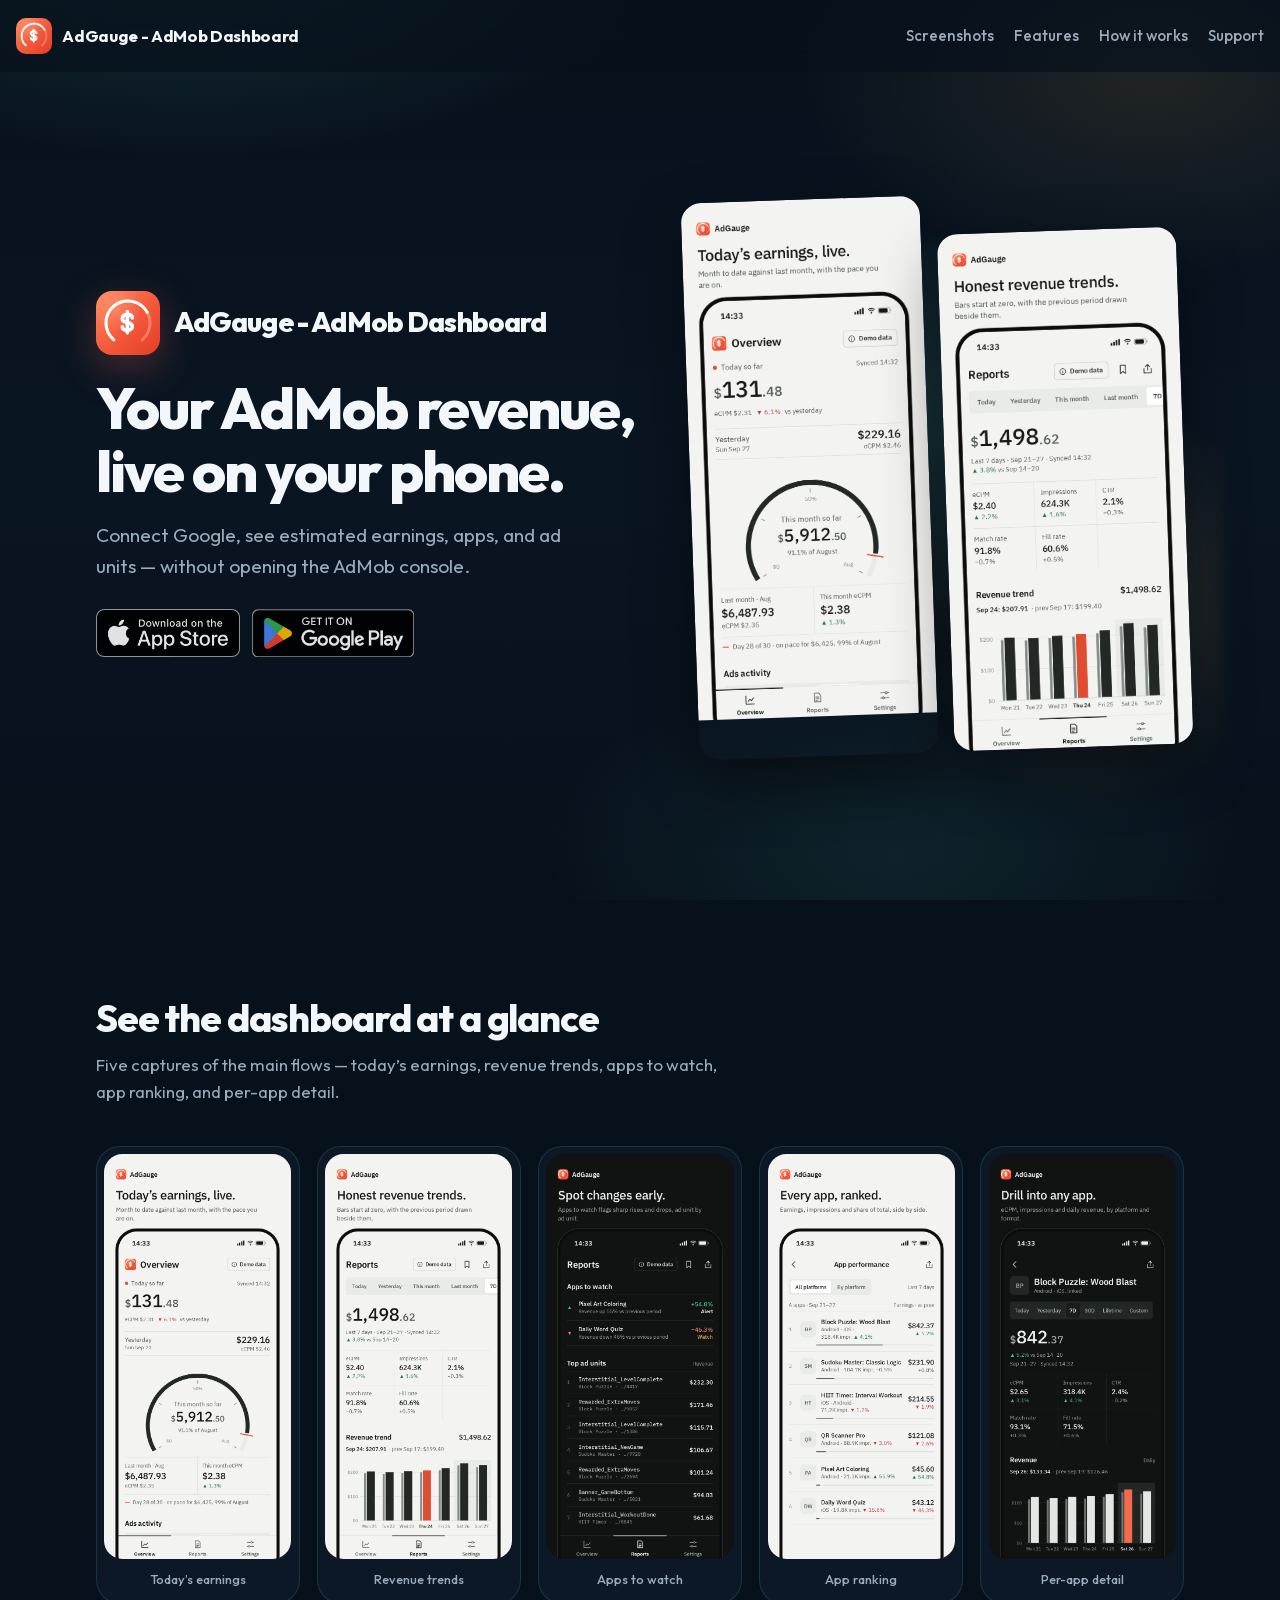
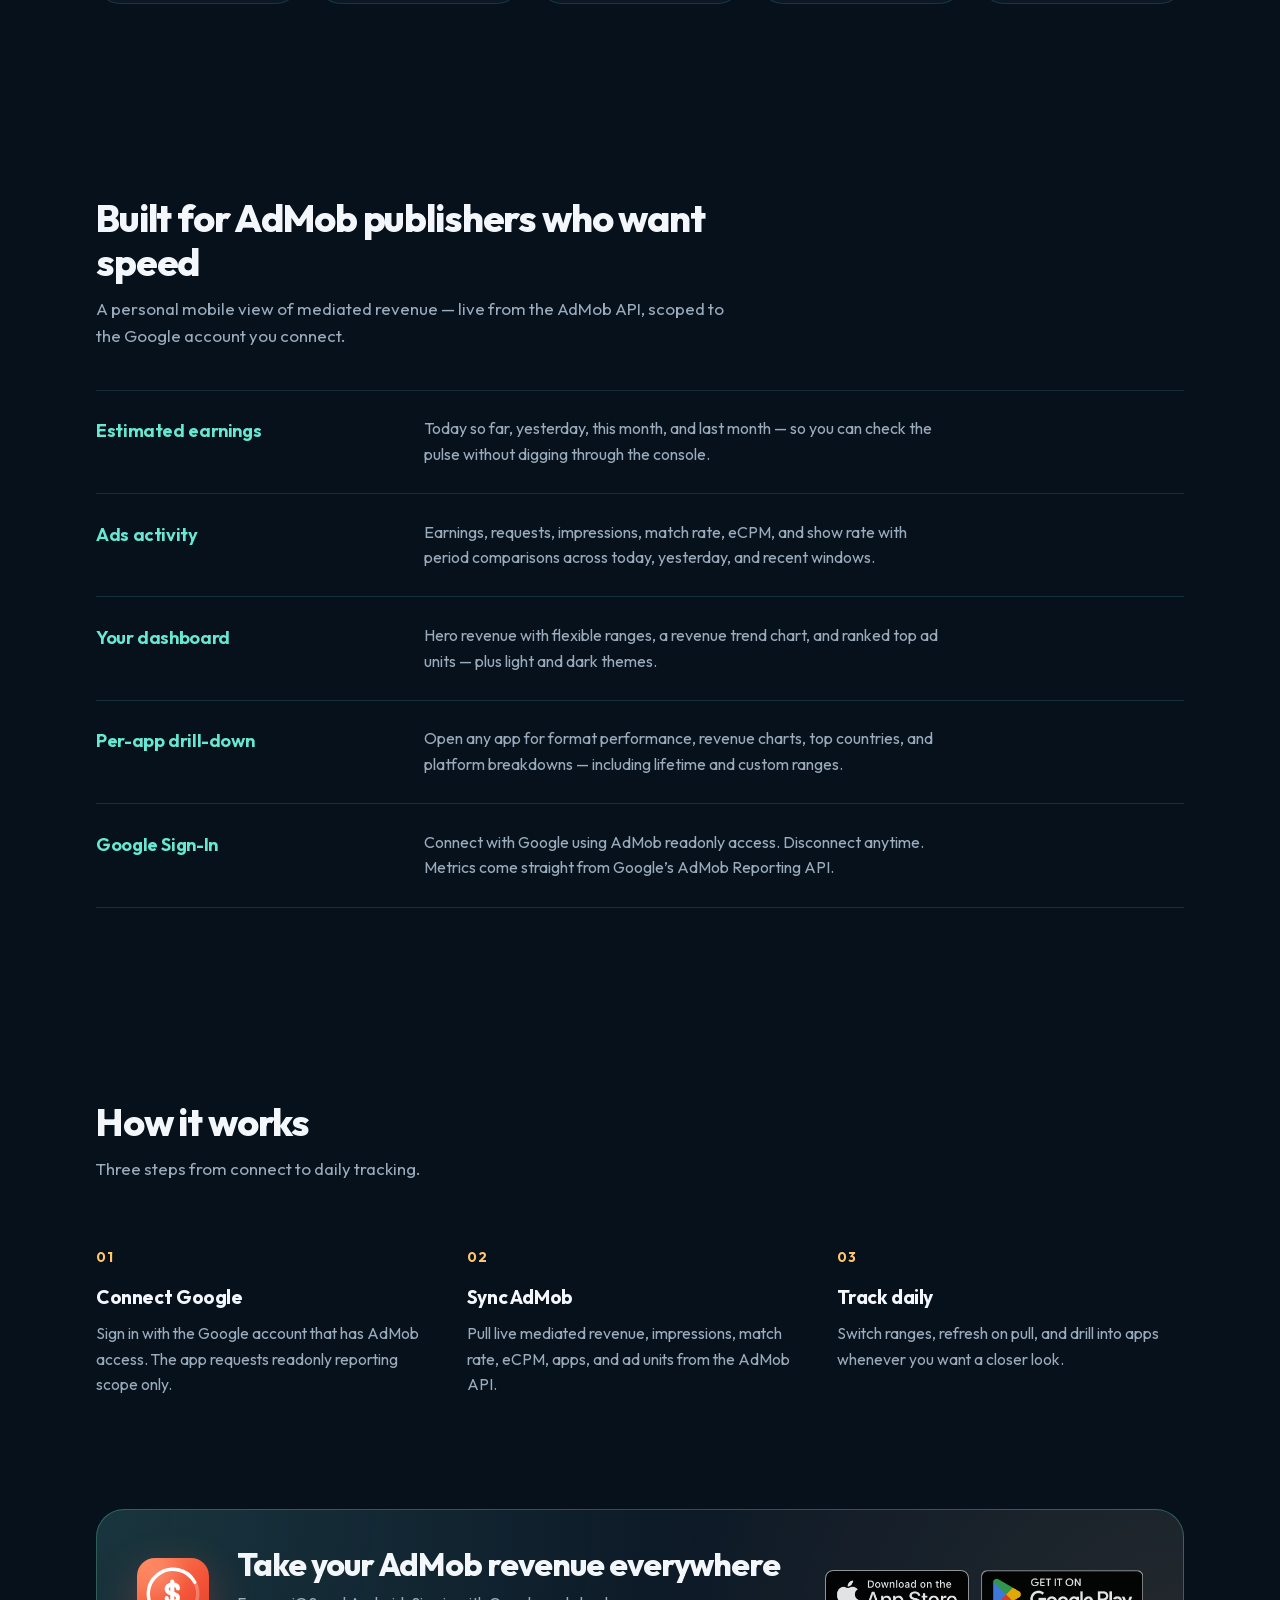
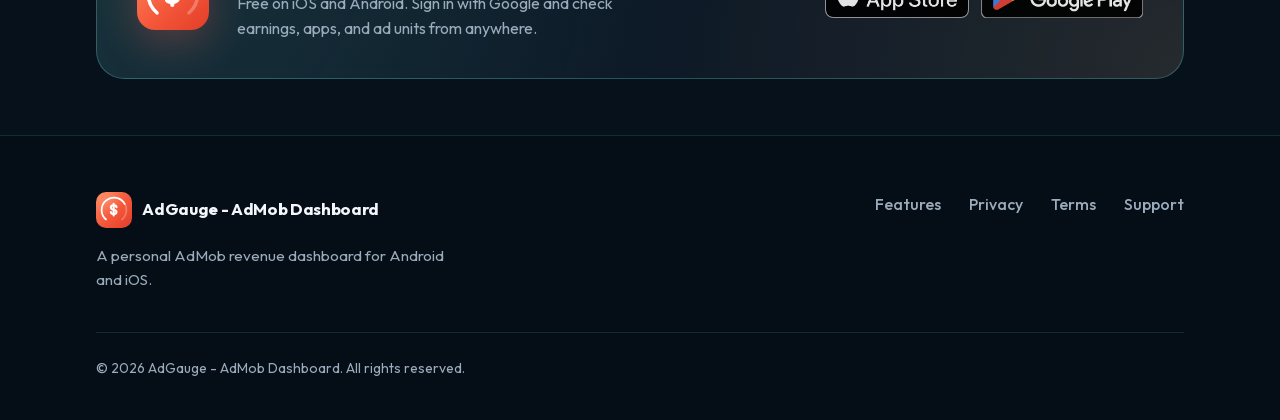
<file: index.html>
<!DOCTYPE html>
<html lang="en">

<head>
  <meta charset="UTF-8">
  <meta name="viewport" content="width=device-width, initial-scale=1.0">
  <title>AdGauge - AdMob Dashboard — Live AdMob Revenue on Your Phone</title>
  <meta name="description"
    content="AdGauge - AdMob Dashboard connects your Google account and shows live AdMob estimated earnings, ads performance, apps, and ad units — without opening the AdMob console.">
  <meta name="robots" content="index, follow">
  <meta name="theme-color" content="#07111C">
  <meta name="application-name" content="AdGauge - AdMob Dashboard">
  <link rel="canonical" href="https://admob-dashboard.site/">
  <link rel="alternate" type="text/plain" title="LLM context" href="https://admob-dashboard.site/llms.txt">
  <link rel="alternate" type="text/plain" title="LLM full context" href="https://admob-dashboard.site/llms-full.txt">
  <link rel="alternate" type="text/markdown" href="https://admob-dashboard.site/index.md">

  <link rel="icon" type="image/png" href="/assets/images/favicon-32.png">
  <link rel="apple-touch-icon" href="/assets/images/apple-touch-icon.png">

  <meta property="og:type" content="website">
  <meta property="og:site_name" content="AdGauge - AdMob Dashboard">
  <meta property="og:locale" content="en_US">
  <meta property="og:url" content="https://admob-dashboard.site/">
  <meta property="og:title" content="AdGauge - AdMob Dashboard — Live AdMob Revenue on Your Phone">
  <meta property="og:description"
    content="Connect Google and see estimated earnings, apps, and ad units at a glance — without opening the AdMob console.">
  <meta property="og:image" content="https://admob-dashboard.site/assets/images/app-icon.png">

  <meta name="twitter:card" content="summary">
  <meta name="twitter:title" content="AdGauge - AdMob Dashboard — Live AdMob Revenue on Your Phone">
  <meta name="twitter:description"
    content="Connect Google and see estimated earnings, apps, and ad units at a glance.">
  <meta name="twitter:image" content="https://admob-dashboard.site/assets/images/app-icon.png">

  <script type="application/ld+json">
  {
    "@context": "https://schema.org",
    "@type": "SoftwareApplication",
    "name": "AdGauge - AdMob Dashboard",
    "applicationCategory": "BusinessApplication",
    "operatingSystem": "Android, iOS",
    "url": "https://admob-dashboard.site/",
    "image": "https://admob-dashboard.site/assets/images/app-icon.png",
    "description": "A personal mobile dashboard that connects your Google account and shows live AdMob estimated earnings, ads performance, and per-app revenue insights.",
    "offers": {
      "@type": "Offer",
      "price": "0",
      "priceCurrency": "USD",
      "availability": "https://schema.org/InStock"
    },
    "sameAs": [
      "https://play.google.com/store/apps/details?id=com.adgauge.admobdashboard",
      "https://apps.apple.com/app/id6809818957"
    ],
    "featureList": [
      "Google Sign-In with AdMob readonly access",
      "Estimated earnings for today, yesterday, and calendar months",
      "Ads activity metrics: requests, impressions, match rate, eCPM",
      "Revenue trend charts and top ad units",
      "Per-app drill-down with formats, countries, and platforms"
    ]
  }
  </script>

  <link rel="preload" href="/assets/fonts/outfit-latin.woff2" as="font" type="font/woff2" crossorigin>
  <link rel="preload" href="/assets/images/app-icon-ver2.svg" as="image">
  <link rel="stylesheet" href="/assets/css/style.css?v=c6e5c745">
</head>

<body>
  <header class="site-header" id="site-header">
    <div class="container nav-row">
      <a href="/" class="brand">
        <img src="/assets/images/app-icon-ver2.svg" alt="" width="36" height="36">
        <span class="brand-text">AdGauge - AdMob Dashboard</span>
      </a>
      <button class="nav-toggle" type="button" aria-expanded="false" aria-controls="primary-nav"
        aria-label="Open menu">
        <span class="nav-toggle-bars" aria-hidden="true"></span>
      </button>
      <nav class="nav-links" id="primary-nav" aria-label="Primary">
        <a href="#screenshots">Screenshots</a>
        <a href="#features">Features</a>
        <a href="#how-it-works">How it works</a>
        <a href="/support/">Support</a>
      </nav>
    </div>
  </header>

  <main>
    <section class="hero">
      <div class="container hero-grid">
        <div class="hero-copy">
          <div class="hero-brand">
            <img src="/assets/images/app-icon-ver2.svg" alt="AdGauge - AdMob Dashboard app icon" width="64" height="64"
              decoding="async" fetchpriority="high">
            <span>AdGauge - AdMob Dashboard</span>
          </div>
          <h1>Your AdMob revenue, live on your phone.</h1>
          <p class="hero-subtitle">
            Connect Google, see estimated earnings, apps, and ad units — without opening the AdMob console.
          </p>
          <div class="hero-cta">
            <div class="store-row">
              <a href="https://apps.apple.com/app/id6809818957"
                class="store-badge link-ios" aria-label="Download on the App Store" target="_blank"
                rel="noopener noreferrer">
                <img src="/assets/images/App_Store_Badge.png" alt="Download on the App Store" width="144" height="48"
                  decoding="async">
              </a>
              <a href="https://play.google.com/store/apps/details?id=com.adgauge.admobdashboard"
                class="store-badge link-android" aria-label="Get it on Google Play" target="_blank"
                rel="noopener noreferrer">
                <img src="/assets/images/GooglePlay_Badge.png" alt="Get it on Google Play" width="162" height="48"
                  decoding="async">
              </a>
            </div>
          </div>
        </div>

        <div class="hero-visual" aria-hidden="true">
          <div class="shot-stack">
            <div class="shot-media">
              <img src="/assets/images/screenshots/iphone65-screenshot-1.png" alt="" width="1284" height="2778"
                decoding="async">
            </div>
            <div class="shot-media">
              <img src="/assets/images/screenshots/iphone65-screenshot-2.png" alt="" width="1284" height="2778"
                loading="lazy" decoding="async">
            </div>
          </div>
        </div>
      </div>
    </section>

    <section class="section" id="screenshots">
      <div class="container">
        <div class="section-head reveal">
          <h2>See the dashboard at a glance</h2>
          <p>Five captures of the main flows — today’s earnings, revenue trends, apps to watch, app ranking, and per-app detail.</p>
        </div>
        <div class="shot-grid">
          <figure class="shot-card reveal">
            <img src="/assets/images/screenshots/iphone65-screenshot-1.png" alt="Overview with live earnings today and month-to-date pace"
              width="1284" height="2778" loading="lazy" decoding="async">
            <figcaption class="shot-label">Today’s earnings</figcaption>
          </figure>
          <figure class="shot-card reveal">
            <img src="/assets/images/screenshots/iphone65-screenshot-2.png" alt="Reports with revenue trend bars against the previous period"
              width="1284" height="2778" loading="lazy" decoding="async">
            <figcaption class="shot-label">Revenue trends</figcaption>
          </figure>
          <figure class="shot-card reveal">
            <img src="/assets/images/screenshots/iphone65-screenshot-3.png" alt="Apps to watch and top ad units in dark theme"
              width="1284" height="2778" loading="lazy" decoding="async">
            <figcaption class="shot-label">Apps to watch</figcaption>
          </figure>
          <figure class="shot-card reveal">
            <img src="/assets/images/screenshots/iphone65-screenshot-4.png" alt="App performance ranking with earnings and impressions per app"
              width="1284" height="2778" loading="lazy" decoding="async">
            <figcaption class="shot-label">App ranking</figcaption>
          </figure>
          <figure class="shot-card reveal">
            <img src="/assets/images/screenshots/iphone65-screenshot-5.png" alt="Per-app detail with eCPM, impressions, and daily revenue in dark theme"
              width="1284" height="2778" loading="lazy" decoding="async">
            <figcaption class="shot-label">Per-app detail</figcaption>
          </figure>
        </div>
      </div>
    </section>

    <section class="section" id="features">
      <div class="container">
        <div class="section-head reveal">
          <h2>Built for AdMob publishers who want speed</h2>
          <p>A personal mobile view of mediated revenue — live from the AdMob API, scoped to the Google account you connect.</p>
        </div>
        <div class="feature-list">
          <div class="feature-row reveal">
            <h3>Estimated earnings</h3>
            <p>Today so far, yesterday, this month, and last month — so you can check the pulse without digging through the console.</p>
          </div>
          <div class="feature-row reveal">
            <h3>Ads activity</h3>
            <p>Earnings, requests, impressions, match rate, eCPM, and show rate with period comparisons across today, yesterday, and recent windows.</p>
          </div>
          <div class="feature-row reveal">
            <h3>Your dashboard</h3>
            <p>Hero revenue with flexible ranges, a revenue trend chart, and ranked top ad units — plus light and dark themes.</p>
          </div>
          <div class="feature-row reveal">
            <h3>Per-app drill-down</h3>
            <p>Open any app for format performance, revenue charts, top countries, and platform breakdowns — including lifetime and custom ranges.</p>
          </div>
          <div class="feature-row reveal">
            <h3>Google Sign-In</h3>
            <p>Connect with Google using AdMob readonly access. Disconnect anytime. Metrics come straight from Google’s AdMob Reporting API.</p>
          </div>
        </div>
      </div>
    </section>

    <section class="section" id="how-it-works">
      <div class="container">
        <div class="section-head reveal">
          <h2>How it works</h2>
          <p>Three steps from connect to daily tracking.</p>
        </div>
        <div class="steps">
          <div class="step reveal">
            <h3>Connect Google</h3>
            <p>Sign in with the Google account that has AdMob access. The app requests readonly reporting scope only.</p>
          </div>
          <div class="step reveal">
            <h3>Sync AdMob</h3>
            <p>Pull live mediated revenue, impressions, match rate, eCPM, apps, and ad units from the AdMob API.</p>
          </div>
          <div class="step reveal">
            <h3>Track daily</h3>
            <p>Switch ranges, refresh on pull, and drill into apps whenever you want a closer look.</p>
          </div>
        </div>
      </div>
    </section>

    <section class="section download" id="download">
      <div class="container">
        <div class="download-card reveal">
          <img class="download-icon" src="/assets/images/app-icon-ver2.svg" alt="" width="72" height="72"
            loading="lazy" decoding="async">
          <div class="download-copy">
            <h2>Take your AdMob revenue everywhere</h2>
            <p>Free on iOS and Android. Sign in with Google and check earnings, apps, and ad units from anywhere.</p>
          </div>
          <div class="store-row">
            <a href="https://apps.apple.com/app/id6809818957" class="store-badge"
              aria-label="Download on the App Store" target="_blank" rel="noopener noreferrer">
              <img src="/assets/images/App_Store_Badge.png" alt="Download on the App Store" width="144" height="48"
                loading="lazy" decoding="async">
            </a>
            <a href="https://play.google.com/store/apps/details?id=com.adgauge.admobdashboard" class="store-badge"
              aria-label="Get it on Google Play" target="_blank" rel="noopener noreferrer">
              <img src="/assets/images/GooglePlay_Badge.png" alt="Get it on Google Play" width="162" height="48"
                loading="lazy" decoding="async">
            </a>
          </div>
        </div>
      </div>
    </section>
  </main>

  <aside class="download-banner" id="download-banner" aria-label="Download AdGauge" hidden inert>
    <img class="download-banner-icon" src="/assets/images/app-icon-ver2.svg" alt="" width="44" height="44"
      loading="lazy" decoding="async">
    <div class="download-banner-copy">
      <strong>Get AdGauge</strong>
      <span>Free on iOS &amp; Android</span>
    </div>
    <div class="store-row">
      <a href="https://apps.apple.com/app/id6809818957" class="store-badge"
        aria-label="Download on the App Store" target="_blank" rel="noopener noreferrer">
        <img src="/assets/images/App_Store_Badge.png" alt="Download on the App Store" width="120" height="40"
          loading="lazy" decoding="async">
      </a>
      <a href="https://play.google.com/store/apps/details?id=com.adgauge.admobdashboard" class="store-badge"
        aria-label="Get it on Google Play" target="_blank" rel="noopener noreferrer">
        <img src="/assets/images/GooglePlay_Badge.png" alt="Get it on Google Play" width="135" height="40"
          loading="lazy" decoding="async">
      </a>
    </div>
    <button class="download-banner-close" type="button" aria-label="Dismiss download banner">
      <svg viewBox="0 0 16 16" width="14" height="14" aria-hidden="true" focusable="false">
        <path d="M3 3l10 10M13 3L3 13" fill="none" stroke="currentColor" stroke-width="1.8" stroke-linecap="round" />
      </svg>
    </button>
  </aside>

  <footer class="site-footer">
    <div class="container">
      <div class="footer-top">
        <div class="footer-brand">
          <a href="/" class="brand">
            <img src="/assets/images/app-icon-ver2.svg" alt="" width="36" height="36">
            AdGauge - AdMob Dashboard
          </a>
          <p>A personal AdMob revenue dashboard for Android and iOS.</p>
        </div>
        <nav class="footer-links" aria-label="Footer">
          <a href="#features">Features</a>
          <a href="/privacy/">Privacy</a>
          <a href="/terms/">Terms</a>
          <a href="/support/">Support</a>
        </nav>
      </div>
      <div class="footer-bottom">
        <p>&copy; <span id="year"></span> AdGauge - AdMob Dashboard. All rights reserved.</p>
      </div>
    </div>
  </footer>

  <script>
    (() => {
      const header = document.getElementById('site-header');
      const year = document.getElementById('year');
      const toggle = document.querySelector('.nav-toggle');
      const nav = document.getElementById('primary-nav');
      if (year) year.textContent = String(new Date().getFullYear());

      const setNavOpen = (open) => {
        if (!header || !toggle) return;
        header.classList.toggle('is-nav-open', open);
        toggle.setAttribute('aria-expanded', open ? 'true' : 'false');
        toggle.setAttribute('aria-label', open ? 'Close menu' : 'Open menu');
      };

      if (toggle) {
        toggle.addEventListener('click', () => {
          setNavOpen(!header.classList.contains('is-nav-open'));
        });
      }

      if (nav) {
        nav.querySelectorAll('a').forEach((link) => {
          link.addEventListener('click', () => setNavOpen(false));
        });
      }

      const onScroll = () => {
        if (!header) return;
        header.classList.toggle('is-scrolled', window.scrollY > 8);
      };
      onScroll();
      window.addEventListener('scroll', onScroll, { passive: true });

      const reveals = document.querySelectorAll('.reveal');
      if ('IntersectionObserver' in window) {
        const io = new IntersectionObserver((entries) => {
          entries.forEach((entry) => {
            if (entry.isIntersecting) {
              entry.target.classList.add('is-visible');
              io.unobserve(entry.target);
            }
          });
        }, { threshold: 0.12, rootMargin: '0px 0px -8% 0px' });
        reveals.forEach((el) => io.observe(el));
      } else {
        reveals.forEach((el) => el.classList.add('is-visible'));
      }
    })();
  </script>
  <script src="/assets/js/download-banner.js?v=6751c7fb" defer></script>
</body>

</html>
</file>
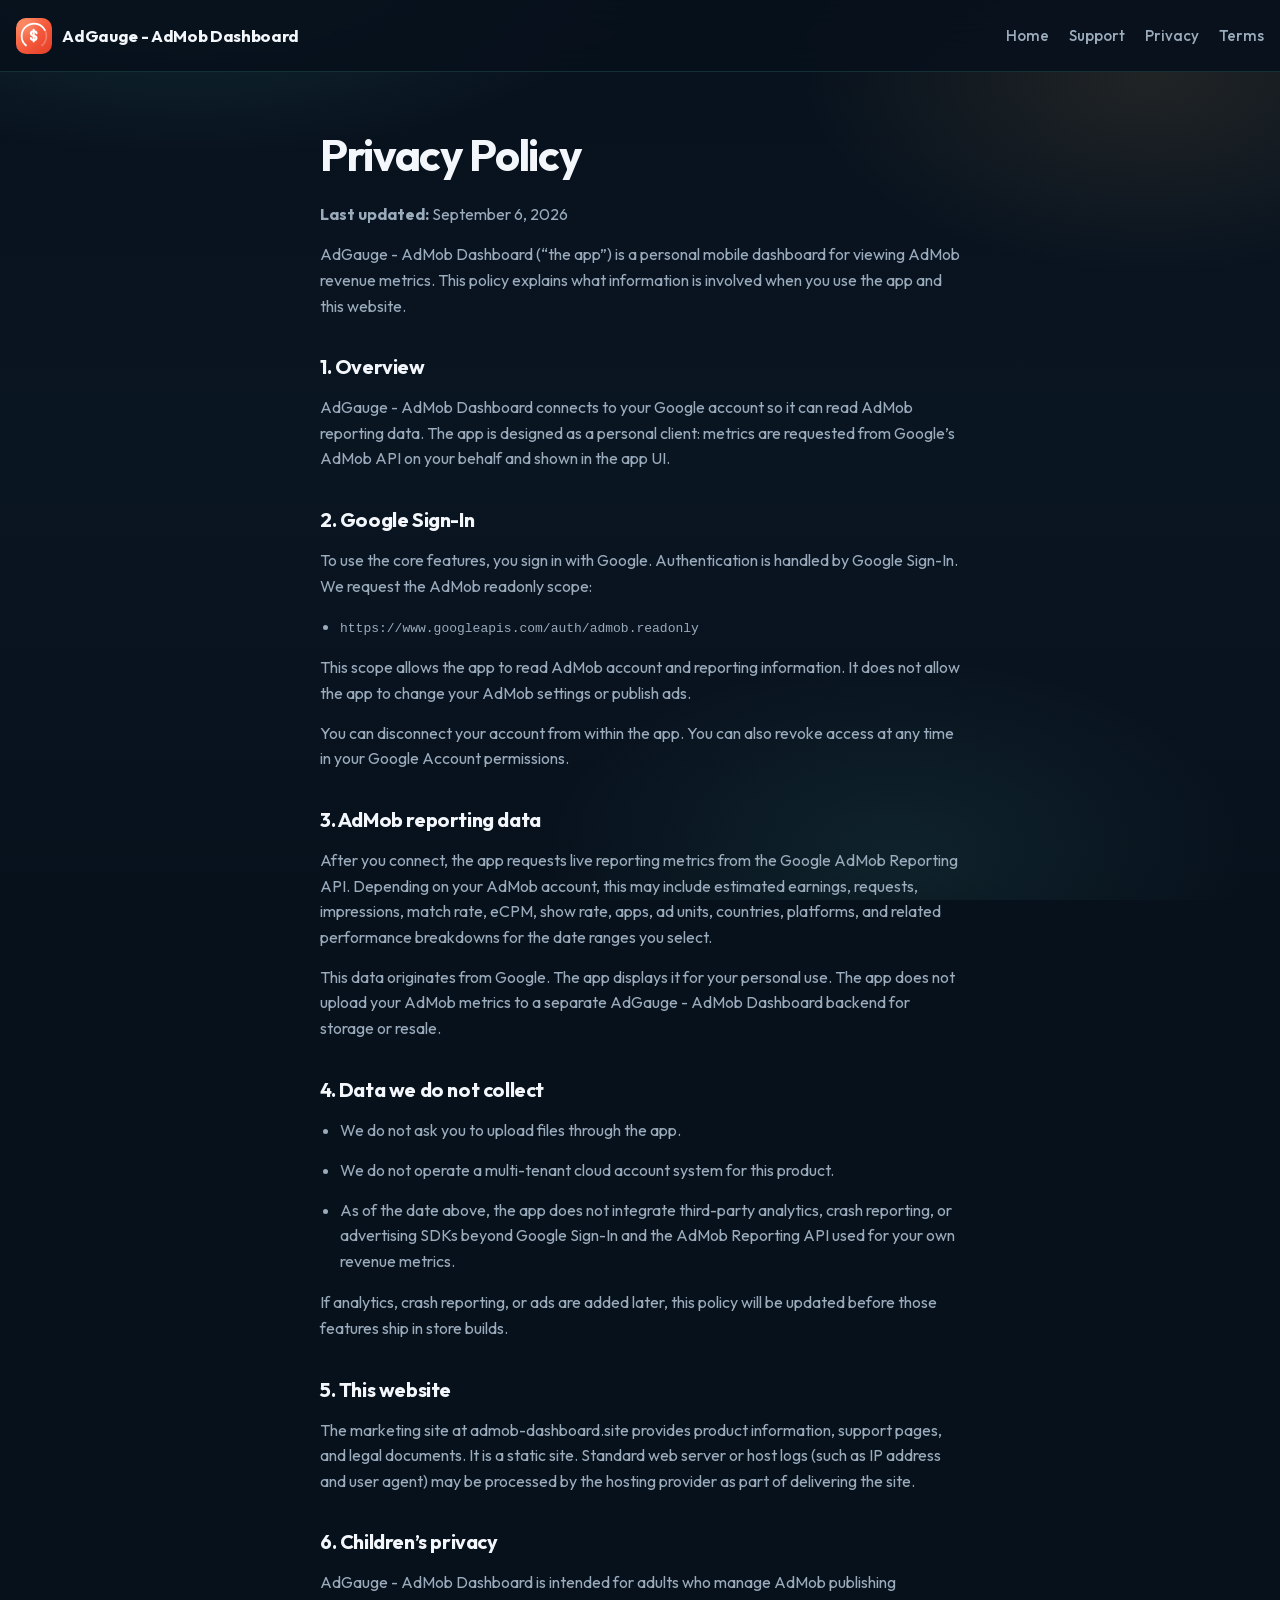
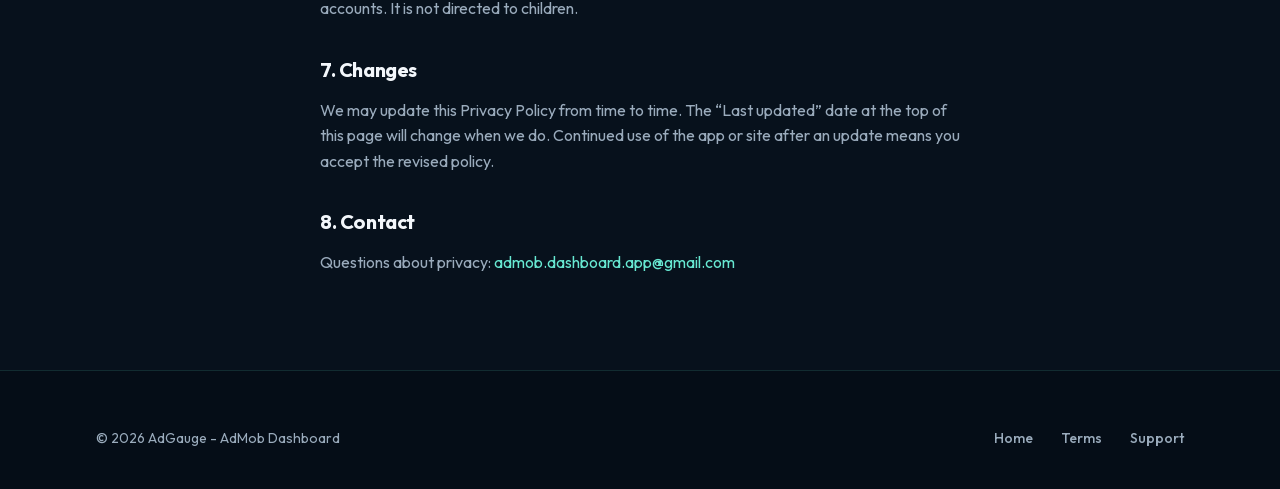
<file: privacy/index.html>
<!DOCTYPE html>
<html lang="en">

<head>
  <meta charset="UTF-8">
  <meta name="viewport" content="width=device-width, initial-scale=1.0">
  <title>Privacy Policy — AdGauge - AdMob Dashboard</title>
  <meta name="description"
    content="Privacy Policy for AdGauge - AdMob Dashboard: how Google Sign-In and AdMob Reporting API data are handled.">
  <link rel="canonical" href="https://admob-dashboard.site/privacy/">
  <link rel="alternate" type="text/markdown" href="https://admob-dashboard.site/privacy/index.md">
  <link rel="icon" type="image/png" href="/assets/images/favicon-32.png">
  <link rel="apple-touch-icon" href="/assets/images/apple-touch-icon.png">
  <meta name="theme-color" content="#07111C">
  <link rel="preload" href="/assets/fonts/outfit-latin.woff2" as="font" type="font/woff2" crossorigin>
  <link rel="stylesheet" href="/assets/css/style.css?v=c6e5c745">
</head>

<body>
  <header class="site-header is-scrolled" id="site-header">
    <div class="container nav-row">
      <a href="/" class="brand">
        <img src="/assets/images/app-icon-ver2.svg" alt="" width="36" height="36">
        <span class="brand-text">AdGauge - AdMob Dashboard</span>
      </a>
      <button class="nav-toggle" type="button" aria-expanded="false" aria-controls="primary-nav"
        aria-label="Open menu">
        <span class="nav-toggle-bars" aria-hidden="true"></span>
      </button>
      <nav class="nav-links" id="primary-nav" aria-label="Primary">
        <a href="/">Home</a>
        <a href="/support/">Support</a>
        <a href="/privacy/">Privacy</a>
        <a href="/terms/">Terms</a>
      </nav>
    </div>
  </header>

  <main class="policy-page">
    <div class="container policy-content">
      <h1>Privacy Policy</h1>
      <p><strong>Last updated:</strong> September 6, 2026</p>

      <p>AdGauge - AdMob Dashboard (“the app”) is a personal mobile dashboard for viewing AdMob revenue metrics. This policy
        explains what information is involved when you use the app and this website.</p>

      <h2>1. Overview</h2>
      <p>AdGauge - AdMob Dashboard connects to your Google account so it can read AdMob reporting data. The app is designed as a
        personal client: metrics are requested from Google’s AdMob API on your behalf and shown in the app UI.</p>

      <h2>2. Google Sign-In</h2>
      <p>To use the core features, you sign in with Google. Authentication is handled by Google Sign-In. We request the
        AdMob readonly scope:</p>
      <ul>
        <li><code>https://www.googleapis.com/auth/admob.readonly</code></li>
      </ul>
      <p>This scope allows the app to read AdMob account and reporting information. It does not allow the app to change
        your AdMob settings or publish ads.</p>
      <p>You can disconnect your account from within the app. You can also revoke access at any time in your Google
        Account permissions.</p>

      <h2>3. AdMob reporting data</h2>
      <p>After you connect, the app requests live reporting metrics from the Google AdMob Reporting API. Depending on
        your AdMob account, this may include estimated earnings, requests, impressions, match rate, eCPM, show rate,
        apps, ad units, countries, platforms, and related performance breakdowns for the date ranges you select.</p>
      <p>This data originates from Google. The app displays it for your personal use. The app does not upload your
        AdMob metrics to a separate AdGauge - AdMob Dashboard backend for storage or resale.</p>

      <h2>4. Data we do not collect</h2>
      <ul>
        <li>We do not ask you to upload files through the app.</li>
        <li>We do not operate a multi-tenant cloud account system for this product.</li>
        <li>As of the date above, the app does not integrate third-party analytics, crash reporting, or advertising SDKs
          beyond Google Sign-In and the AdMob Reporting API used for your own revenue metrics.</li>
      </ul>
      <p>If analytics, crash reporting, or ads are added later, this policy will be updated before those features ship
        in store builds.</p>

      <h2>5. This website</h2>
      <p>The marketing site at admob-dashboard.site provides product information, support pages, and legal documents. It
        is a static site. Standard web server or host logs (such as IP address and user agent) may be processed by the
        hosting provider as part of delivering the site.</p>

      <h2>6. Children’s privacy</h2>
      <p>AdGauge - AdMob Dashboard is intended for adults who manage AdMob publishing accounts. It is not directed to children.</p>

      <h2>7. Changes</h2>
      <p>We may update this Privacy Policy from time to time. The “Last updated” date at the top of this page will
        change when we do. Continued use of the app or site after an update means you accept the revised policy.</p>

      <h2>8. Contact</h2>
      <p>Questions about privacy: <a href="mailto:admob.dashboard.app@gmail.com">admob.dashboard.app@gmail.com</a></p>
    </div>
  </main>

  <footer class="site-footer">
    <div class="container footer-bottom" style="border: 0; padding-top: 0;">
      <p>&copy; <span id="year"></span> AdGauge - AdMob Dashboard</p>
      <nav class="footer-links" aria-label="Footer">
        <a href="/">Home</a>
        <a href="/terms/">Terms</a>
        <a href="/support/">Support</a>
      </nav>
    </div>
  </footer>
  <script>
    (() => {
      const header = document.getElementById('site-header');
      const year = document.getElementById('year');
      const toggle = document.querySelector('.nav-toggle');
      if (year) year.textContent = String(new Date().getFullYear());
      if (toggle && header) {
        toggle.addEventListener('click', () => {
          const open = !header.classList.contains('is-nav-open');
          header.classList.toggle('is-nav-open', open);
          toggle.setAttribute('aria-expanded', open ? 'true' : 'false');
          toggle.setAttribute('aria-label', open ? 'Close menu' : 'Open menu');
        });
      }
    })();
  </script>
</body>

</html>
</file>
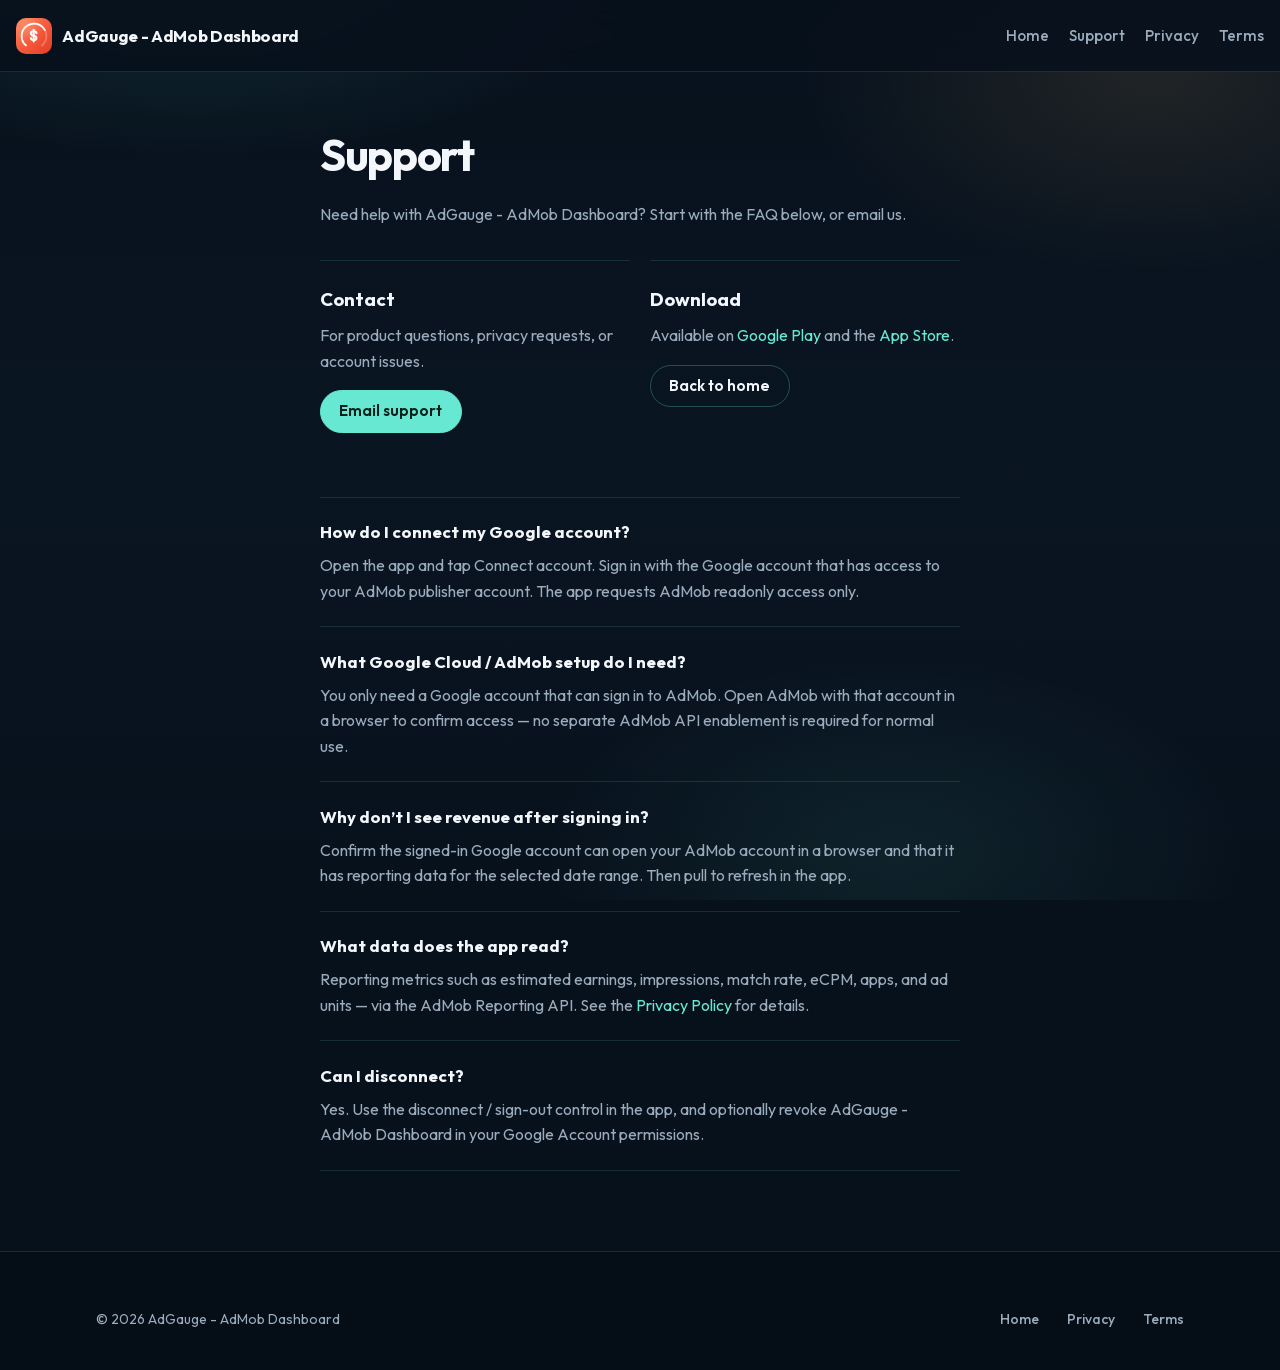
<file: support/index.html>
<!DOCTYPE html>
<html lang="en">

<head>
  <meta charset="UTF-8">
  <meta name="viewport" content="width=device-width, initial-scale=1.0">
  <title>Support — AdGauge - AdMob Dashboard</title>
  <meta name="description" content="Get help with AdGauge - AdMob Dashboard: Google Sign-In, AdMob account access, and contact.">
  <link rel="canonical" href="https://admob-dashboard.site/support/">
  <link rel="alternate" type="text/markdown" href="https://admob-dashboard.site/support/index.md">
  <link rel="icon" type="image/png" href="/assets/images/favicon-32.png">
  <link rel="apple-touch-icon" href="/assets/images/apple-touch-icon.png">
  <meta name="theme-color" content="#07111C">
  <link rel="preload" href="/assets/fonts/outfit-latin.woff2" as="font" type="font/woff2" crossorigin>
  <link rel="stylesheet" href="/assets/css/style.css?v=c6e5c745">
</head>

<body>
  <header class="site-header is-scrolled" id="site-header">
    <div class="container nav-row">
      <a href="/" class="brand">
        <img src="/assets/images/app-icon-ver2.svg" alt="" width="36" height="36">
        <span class="brand-text">AdGauge - AdMob Dashboard</span>
      </a>
      <button class="nav-toggle" type="button" aria-expanded="false" aria-controls="primary-nav"
        aria-label="Open menu">
        <span class="nav-toggle-bars" aria-hidden="true"></span>
      </button>
      <nav class="nav-links" id="primary-nav" aria-label="Primary">
        <a href="/">Home</a>
        <a href="/support/">Support</a>
        <a href="/privacy/">Privacy</a>
        <a href="/terms/">Terms</a>
      </nav>
    </div>
  </header>

  <main class="policy-page">
    <div class="container policy-content">
      <h1>Support</h1>
      <p>Need help with AdGauge - AdMob Dashboard? Start with the FAQ below, or email us.</p>

      <div class="support-grid">
        <div class="support-block">
          <h3>Contact</h3>
          <p>For product questions, privacy requests, or account issues.</p>
          <a class="btn btn-primary" href="mailto:admob.dashboard.app@gmail.com">Email support</a>
        </div>
        <div class="support-block">
          <h3>Download</h3>
          <p>Available on <a href="https://play.google.com/store/apps/details?id=com.adgauge.admobdashboard" target="_blank" rel="noopener noreferrer">Google Play</a> and the <a href="https://apps.apple.com/app/id6809818957" target="_blank" rel="noopener noreferrer">App Store</a>.</p>
          <a class="btn" href="/">Back to home</a>
        </div>
      </div>

      <div class="faq-list">
        <div class="faq-item">
          <h3>How do I connect my Google account?</h3>
          <p>Open the app and tap Connect account. Sign in with the Google account that has access to your AdMob
            publisher account. The app requests AdMob readonly access only.</p>
        </div>
        <div class="faq-item">
          <h3>What Google Cloud / AdMob setup do I need?</h3>
          <p>You only need a Google account that can sign in to AdMob. Open AdMob with that account in a browser to
            confirm access — no separate AdMob API enablement is required for normal use.</p>
        </div>
        <div class="faq-item">
          <h3>Why don’t I see revenue after signing in?</h3>
          <p>Confirm the signed-in Google account can open your AdMob account in a browser and that it has reporting
            data for the selected date range. Then pull to refresh in the app.</p>
        </div>
        <div class="faq-item">
          <h3>What data does the app read?</h3>
          <p>Reporting metrics such as estimated earnings, impressions, match rate, eCPM, apps, and ad units — via the
            AdMob Reporting API. See the <a href="/privacy/">Privacy Policy</a> for details.</p>
        </div>
        <div class="faq-item">
          <h3>Can I disconnect?</h3>
          <p>Yes. Use the disconnect / sign-out control in the app, and optionally revoke AdGauge - AdMob Dashboard in your Google
            Account permissions.</p>
        </div>
      </div>
    </div>
  </main>

  <footer class="site-footer">
    <div class="container footer-bottom" style="border: 0; padding-top: 0;">
      <p>&copy; <span id="year"></span> AdGauge - AdMob Dashboard</p>
      <nav class="footer-links" aria-label="Footer">
        <a href="/">Home</a>
        <a href="/privacy/">Privacy</a>
        <a href="/terms/">Terms</a>
      </nav>
    </div>
  </footer>
  <script>
    (() => {
      const header = document.getElementById('site-header');
      const year = document.getElementById('year');
      const toggle = document.querySelector('.nav-toggle');
      if (year) year.textContent = String(new Date().getFullYear());
      if (toggle && header) {
        toggle.addEventListener('click', () => {
          const open = !header.classList.contains('is-nav-open');
          header.classList.toggle('is-nav-open', open);
          toggle.setAttribute('aria-expanded', open ? 'true' : 'false');
          toggle.setAttribute('aria-label', open ? 'Close menu' : 'Open menu');
        });
      }
    })();
  </script>
</body>

</html>
</file>
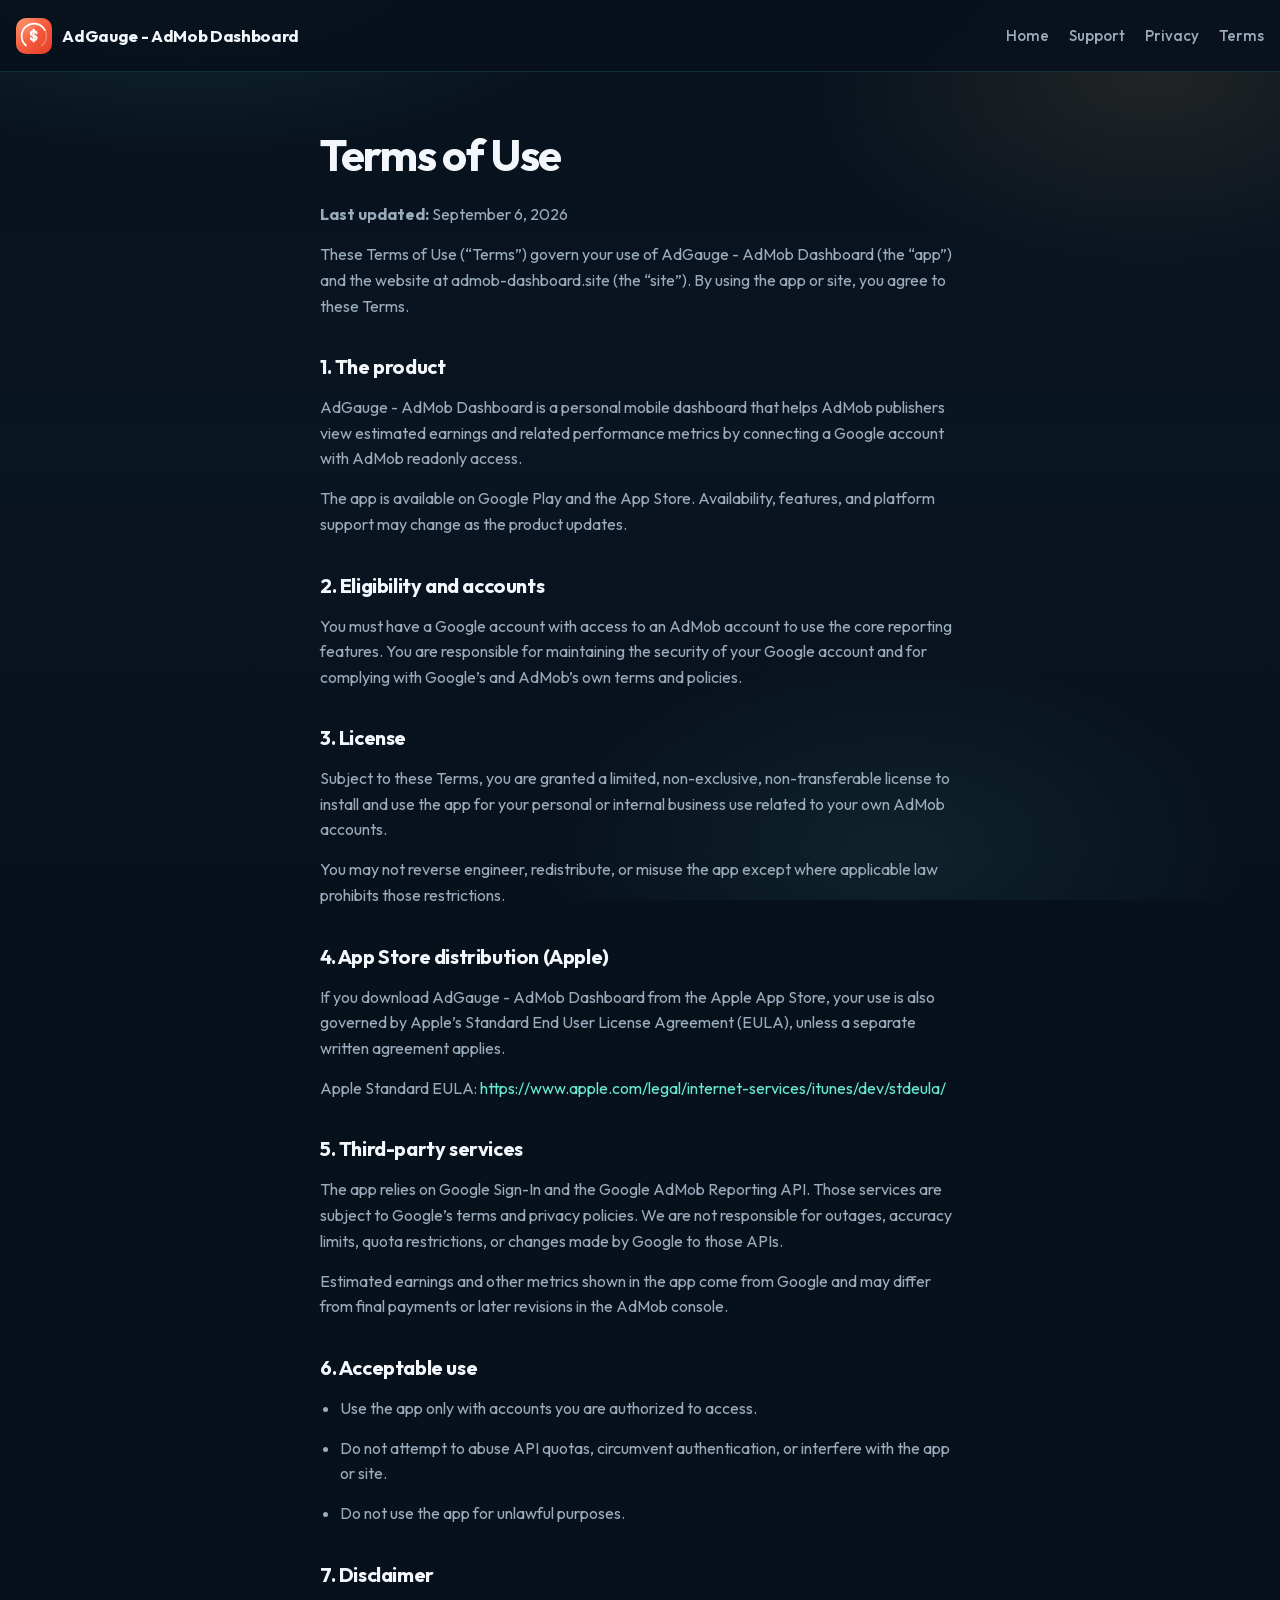
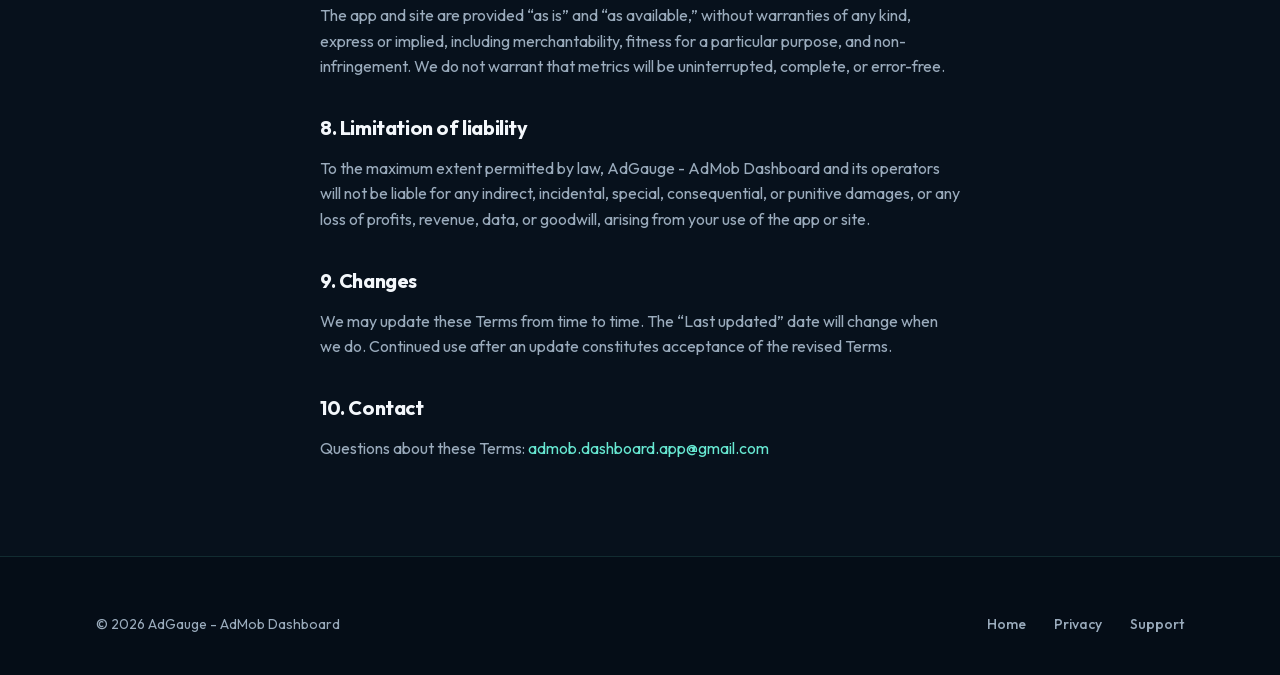
<file: terms/index.html>
<!DOCTYPE html>
<html lang="en">

<head>
  <meta charset="UTF-8">
  <meta name="viewport" content="width=device-width, initial-scale=1.0">
  <title>Terms of Use — AdGauge - AdMob Dashboard</title>
  <meta name="description" content="Terms of Use for AdGauge - AdMob Dashboard on Android and iOS.">
  <link rel="canonical" href="https://admob-dashboard.site/terms/">
  <link rel="alternate" type="text/markdown" href="https://admob-dashboard.site/terms/index.md">
  <link rel="icon" type="image/png" href="/assets/images/favicon-32.png">
  <link rel="apple-touch-icon" href="/assets/images/apple-touch-icon.png">
  <meta name="theme-color" content="#07111C">
  <link rel="preload" href="/assets/fonts/outfit-latin.woff2" as="font" type="font/woff2" crossorigin>
  <link rel="stylesheet" href="/assets/css/style.css?v=c6e5c745">
</head>

<body>
  <header class="site-header is-scrolled" id="site-header">
    <div class="container nav-row">
      <a href="/" class="brand">
        <img src="/assets/images/app-icon-ver2.svg" alt="" width="36" height="36">
        <span class="brand-text">AdGauge - AdMob Dashboard</span>
      </a>
      <button class="nav-toggle" type="button" aria-expanded="false" aria-controls="primary-nav"
        aria-label="Open menu">
        <span class="nav-toggle-bars" aria-hidden="true"></span>
      </button>
      <nav class="nav-links" id="primary-nav" aria-label="Primary">
        <a href="/">Home</a>
        <a href="/support/">Support</a>
        <a href="/privacy/">Privacy</a>
        <a href="/terms/">Terms</a>
      </nav>
    </div>
  </header>

  <main class="policy-page">
    <div class="container policy-content">
      <h1>Terms of Use</h1>
      <p><strong>Last updated:</strong> September 6, 2026</p>

      <p>These Terms of Use (“Terms”) govern your use of AdGauge - AdMob Dashboard (the “app”) and the website at
        admob-dashboard.site (the “site”). By using the app or site, you agree to these Terms.</p>

      <h2>1. The product</h2>
      <p>AdGauge - AdMob Dashboard is a personal mobile dashboard that helps AdMob publishers view estimated earnings and related
        performance metrics by connecting a Google account with AdMob readonly access.</p>
      <p>The app is available on Google Play and the App Store. Availability, features, and platform support may
        change as the product updates.</p>

      <h2>2. Eligibility and accounts</h2>
      <p>You must have a Google account with access to an AdMob account to use the core reporting features. You are
        responsible for maintaining the security of your Google account and for complying with Google’s and AdMob’s own
        terms and policies.</p>

      <h2>3. License</h2>
      <p>Subject to these Terms, you are granted a limited, non-exclusive, non-transferable license to install and use
        the app for your personal or internal business use related to your own AdMob accounts.</p>
      <p>You may not reverse engineer, redistribute, or misuse the app except where applicable law prohibits those
        restrictions.</p>

      <h2>4. App Store distribution (Apple)</h2>
      <p>If you download AdGauge - AdMob Dashboard from the Apple App Store, your use is also governed by Apple’s Standard End User
        License Agreement (EULA), unless a separate written agreement applies.</p>
      <p>Apple Standard EULA:
        <a href="https://www.apple.com/legal/internet-services/itunes/dev/stdeula/" rel="noopener" target="_blank">https://www.apple.com/legal/internet-services/itunes/dev/stdeula/</a>
      </p>

      <h2>5. Third-party services</h2>
      <p>The app relies on Google Sign-In and the Google AdMob Reporting API. Those services are subject to Google’s
        terms and privacy policies. We are not responsible for outages, accuracy limits, quota restrictions, or changes
        made by Google to those APIs.</p>
      <p>Estimated earnings and other metrics shown in the app come from Google and may differ from final payments or
        later revisions in the AdMob console.</p>

      <h2>6. Acceptable use</h2>
      <ul>
        <li>Use the app only with accounts you are authorized to access.</li>
        <li>Do not attempt to abuse API quotas, circumvent authentication, or interfere with the app or site.</li>
        <li>Do not use the app for unlawful purposes.</li>
      </ul>

      <h2>7. Disclaimer</h2>
      <p>The app and site are provided “as is” and “as available,” without warranties of any kind, express or implied,
        including merchantability, fitness for a particular purpose, and non-infringement. We do not warrant that
        metrics will be uninterrupted, complete, or error-free.</p>

      <h2>8. Limitation of liability</h2>
      <p>To the maximum extent permitted by law, AdGauge - AdMob Dashboard and its operators will not be liable for any indirect,
        incidental, special, consequential, or punitive damages, or any loss of profits, revenue, data, or goodwill,
        arising from your use of the app or site.</p>

      <h2>9. Changes</h2>
      <p>We may update these Terms from time to time. The “Last updated” date will change when we do. Continued use after
        an update constitutes acceptance of the revised Terms.</p>

      <h2>10. Contact</h2>
      <p>Questions about these Terms: <a href="mailto:admob.dashboard.app@gmail.com">admob.dashboard.app@gmail.com</a></p>
    </div>
  </main>

  <footer class="site-footer">
    <div class="container footer-bottom" style="border: 0; padding-top: 0;">
      <p>&copy; <span id="year"></span> AdGauge - AdMob Dashboard</p>
      <nav class="footer-links" aria-label="Footer">
        <a href="/">Home</a>
        <a href="/privacy/">Privacy</a>
        <a href="/support/">Support</a>
      </nav>
    </div>
  </footer>
  <script>
    (() => {
      const header = document.getElementById('site-header');
      const year = document.getElementById('year');
      const toggle = document.querySelector('.nav-toggle');
      if (year) year.textContent = String(new Date().getFullYear());
      if (toggle && header) {
        toggle.addEventListener('click', () => {
          const open = !header.classList.contains('is-nav-open');
          header.classList.toggle('is-nav-open', open);
          toggle.setAttribute('aria-expanded', open ? 'true' : 'false');
          toggle.setAttribute('aria-label', open ? 'Close menu' : 'Open menu');
        });
      }
    })();
  </script>
</body>

</html>
</file>
<file: assets/css/style.css>
/* Outfit — latin-ext then latin (variable weight 400–800) */
@font-face {
  font-family: 'Outfit';
  font-style: normal;
  font-weight: 400 800;
  font-display: swap;
  src: url('../fonts/outfit-latin-ext.woff2') format('woff2');
  unicode-range: U+0100-02BA, U+02BD-02C5, U+02C7-02CC, U+02CE-02D7, U+02DD-02FF, U+0304, U+0308, U+0329, U+1D00-1DBF, U+1E00-1E9F, U+1EF2-1EFF, U+2020, U+20A0-20AB, U+20AD-20C0, U+2113, U+2C60-2C7F, U+A720-A7FF;
}

@font-face {
  font-family: 'Outfit';
  font-style: normal;
  font-weight: 400 800;
  font-display: swap;
  src: url('../fonts/outfit-latin.woff2') format('woff2');
  unicode-range: U+0000-00FF, U+0131, U+0152-0153, U+02BB-02BC, U+02C6, U+02DA, U+02DC, U+0304, U+0308, U+0329, U+2000-206F, U+20AC, U+2122, U+2191, U+2193, U+2212, U+2215, U+FEFF, U+FFFD;
}

:root {
  --bg: #07111c;
  --bg-elevated: #0c1624;
  --bg-soft: #101c2c;
  --surface: rgba(16, 28, 44, 0.72);
  --border: rgba(103, 232, 210, 0.14);
  --border-strong: rgba(103, 232, 210, 0.28);
  --text: #f3f7fb;
  --text-muted: #9aabbc;
  --teal: #67e8d2;
  --teal-deep: #3bbfad;
  --amber: #ffc66d;
  --coral: #ff6b5a;
  --font: 'Outfit', system-ui, -apple-system, sans-serif;
  --container: 1120px;
  --header-h: 72px;
  --radius: 1.25rem;
  --ease: cubic-bezier(0.22, 1, 0.36, 1);
}

*,
*::before,
*::after {
  box-sizing: border-box;
  margin: 0;
  padding: 0;
}

html {
  scroll-behavior: smooth;
}

body {
  font-family: var(--font);
  background: var(--bg);
  color: var(--text);
  line-height: 1.6;
  -webkit-font-smoothing: antialiased;
  overflow-x: hidden;
}

body::before {
  content: '';
  position: fixed;
  inset: 0;
  pointer-events: none;
  z-index: -1;
  background:
    radial-gradient(ellipse 70% 50% at 15% -10%, rgba(103, 232, 210, 0.16), transparent 55%),
    radial-gradient(ellipse 55% 45% at 90% 8%, rgba(255, 198, 109, 0.1), transparent 50%),
    radial-gradient(ellipse 50% 40% at 70% 95%, rgba(103, 232, 210, 0.08), transparent 55%),
    linear-gradient(180deg, #07111c 0%, #0a1522 50%, #07111c 100%);
}

a {
  color: inherit;
  text-decoration: none;
  transition: color 0.2s var(--ease), opacity 0.2s var(--ease);
}

img {
  max-width: 100%;
  display: block;
}

ul {
  list-style: none;
}

.container {
  width: min(92%, var(--container));
  max-width: 100%;
  margin-inline: auto;
  padding-inline: 1rem;
  box-sizing: border-box;
}

/* Header */
.site-header {
  position: fixed;
  top: 0;
  left: 0;
  right: 0;
  width: 100%;
  max-width: 100vw;
  height: var(--header-h);
  z-index: 50;
  display: block;
  backdrop-filter: blur(16px);
  background: rgba(7, 17, 28, 0.72);
  border-bottom: 1px solid transparent;
  transition: border-color 0.3s var(--ease), background 0.3s var(--ease);
  overflow: visible;
}

.site-header.is-scrolled {
  border-bottom-color: var(--border);
  background: rgba(7, 17, 28, 0.88);
}

.nav-row {
  display: flex;
  align-items: center;
  justify-content: space-between;
  gap: 0.75rem;
  width: 100%;
  max-width: 100%;
  min-width: 0;
  height: var(--header-h);
}

.brand {
  display: inline-flex;
  align-items: center;
  gap: 0.65rem;
  font-weight: 700;
  font-size: 1.05rem;
  letter-spacing: -0.02em;
  min-width: 0;
  flex: 0 1 auto;
}

.brand-text {
  white-space: nowrap;
  overflow: hidden;
  text-overflow: ellipsis;
}

.brand img {
  width: 36px;
  height: 36px;
  border-radius: 10px;
  flex-shrink: 0;
}

.nav-toggle {
  display: none;
  flex-shrink: 0;
  width: 44px;
  height: 44px;
  border: 1px solid var(--border);
  border-radius: 12px;
  background: rgba(16, 28, 44, 0.8);
  color: var(--text);
  cursor: pointer;
  align-items: center;
  justify-content: center;
  padding: 0;
}

.nav-toggle:hover,
.nav-toggle:focus-visible {
  border-color: var(--border-strong);
  outline: none;
}

.nav-toggle-bars {
  display: block;
  width: 18px;
  height: 2px;
  background: currentColor;
  position: relative;
  border-radius: 1px;
}

.nav-toggle-bars::before,
.nav-toggle-bars::after {
  content: '';
  position: absolute;
  left: 0;
  width: 18px;
  height: 2px;
  background: currentColor;
  border-radius: 1px;
}

.nav-toggle-bars::before {
  top: -6px;
}

.nav-toggle-bars::after {
  top: 6px;
}

.nav-links {
  display: flex;
  align-items: center;
  gap: 1.25rem;
  flex-shrink: 0;
}

.nav-links a {
  color: var(--text-muted);
  font-size: 0.95rem;
  font-weight: 500;
  white-space: nowrap;
}

.nav-links a:hover {
  color: var(--text);
}

/* Hero */
.hero {
  min-height: 100vh;
  min-height: 100dvh;
  display: flex;
  align-items: center;
  padding: calc(var(--header-h) + 2.5rem) 0 4rem;
  position: relative;
  overflow: hidden;
}

.hero-grid {
  display: grid;
  grid-template-columns: 1.05fr 0.95fr;
  gap: 3rem;
  align-items: center;
}

.hero-brand {
  display: inline-flex;
  align-items: center;
  gap: 0.85rem;
  margin-bottom: 1.35rem;
  opacity: 0;
  animation: rise 0.8s var(--ease) 0.05s forwards;
}

.hero-brand img {
  width: 64px;
  height: 64px;
  border-radius: 16px;
  box-shadow: 0 12px 40px rgba(255, 107, 90, 0.28);
}

.hero-brand span {
  font-size: clamp(1.35rem, 2.5vw, 1.75rem);
  font-weight: 800;
  letter-spacing: -0.03em;
}

.hero h1 {
  font-size: clamp(2.35rem, 5.2vw, 3.65rem);
  font-weight: 800;
  line-height: 1.08;
  letter-spacing: -0.035em;
  max-width: 14ch;
  margin-bottom: 1.1rem;
  opacity: 0;
  animation: rise 0.85s var(--ease) 0.15s forwards;
}

.hero-subtitle {
  color: var(--text-muted);
  font-size: clamp(1.05rem, 1.6vw, 1.2rem);
  max-width: 36ch;
  margin-bottom: 1.75rem;
  opacity: 0;
  animation: rise 0.85s var(--ease) 0.28s forwards;
}

.hero-cta {
  display: flex;
  flex-direction: column;
  align-items: flex-start;
  gap: 0.85rem;
  opacity: 0;
  animation: rise 0.85s var(--ease) 0.4s forwards;
}

.coming-soon {
  display: inline-flex;
  align-items: center;
  gap: 0.5rem;
  font-size: 0.8rem;
  font-weight: 600;
  letter-spacing: 0.08em;
  text-transform: uppercase;
  color: var(--amber);
}

.coming-soon::before {
  content: '';
  width: 0.45rem;
  height: 0.45rem;
  border-radius: 50%;
  background: var(--amber);
  box-shadow: 0 0 0 4px rgba(255, 198, 109, 0.18);
}

.store-row {
  display: flex;
  flex-wrap: wrap;
  align-items: center;
  gap: 0.75rem;
}

.store-badge {
  display: inline-block;
  opacity: 0.88;
  transition: opacity 0.2s var(--ease), transform 0.2s var(--ease);
}

.store-badge:hover {
  opacity: 1;
  transform: translateY(-2px);
}

.store-badge img {
  height: 48px;
  width: auto;
}

.hero-visual {
  position: relative;
  opacity: 0;
  animation: rise 1s var(--ease) 0.35s forwards;
}

.hero-visual::before {
  content: '';
  position: absolute;
  inset: 8% -8% -8% 8%;
  background:
    radial-gradient(circle at 30% 30%, rgba(103, 232, 210, 0.22), transparent 45%),
    radial-gradient(circle at 75% 65%, rgba(255, 198, 109, 0.16), transparent 40%);
  filter: blur(8px);
  z-index: 0;
}

.shot-stack {
  position: relative;
  z-index: 1;
  display: grid;
  grid-template-columns: 1fr 1fr;
  gap: 1rem;
  transform: rotate(-2deg);
}

.shot-media {
  border-radius: 1.25rem;
  overflow: hidden;
  box-shadow: 0 24px 60px rgba(0, 0, 0, 0.45);
}

.shot-media:nth-child(2) {
  margin-top: 2.5rem;
}

.shot-media img {
  display: block;
  width: 100%;
  height: auto;
  aspect-ratio: 1284 / 2778;
  object-fit: contain;
  background: var(--bg-elevated);
}

/* Sections */
.section {
  padding: 6rem 0;
}

.section-head {
  max-width: 40rem;
  margin-bottom: 2.5rem;
}

.section-head h2 {
  font-size: clamp(1.75rem, 3.2vw, 2.4rem);
  font-weight: 760;
  letter-spacing: -0.03em;
  line-height: 1.15;
  margin-bottom: 0.75rem;
}

.section-head p {
  color: var(--text-muted);
  font-size: 1.05rem;
}

/* Screenshots */
.shot-grid {
  display: grid;
  grid-template-columns: repeat(5, 1fr);
  gap: 1.1rem;
}

.shot-card {
  border-radius: 1.5rem;
  padding: 0.45rem;
  background: var(--surface);
  border: 1px solid var(--border);
  transition: transform 0.45s var(--ease), border-color 0.3s var(--ease);
}

.shot-card:hover {
  transform: translateY(-6px);
  border-color: var(--border-strong);
}

.shot-card img {
  display: block;
  width: 100%;
  height: auto;
  border-radius: 1.15rem;
  aspect-ratio: 1284 / 2778;
  object-fit: contain;
  background: var(--bg-elevated);
}

.shot-label {
  text-align: center;
  font-size: 0.8rem;
  color: var(--text-muted);
  margin-top: 0.65rem;
  padding-bottom: 0.35rem;
  font-weight: 500;
}

/* Features — list layout, not card-heavy */
.feature-list {
  display: grid;
  gap: 0;
  border-top: 1px solid var(--border);
}

.feature-row {
  display: grid;
  grid-template-columns: minmax(10rem, 0.4fr) 1fr;
  gap: 1.5rem;
  padding: 1.6rem 0;
  border-bottom: 1px solid var(--border);
}

.feature-row h3 {
  font-size: 1.15rem;
  font-weight: 650;
  letter-spacing: -0.02em;
  color: var(--teal);
}

.feature-row p {
  color: var(--text-muted);
  margin: 0;
  max-width: 48ch;
}

/* How it works */
.steps {
  display: grid;
  grid-template-columns: repeat(3, 1fr);
  gap: 1.5rem;
  counter-reset: step;
}

.step {
  position: relative;
  padding: 1.5rem 0 0;
  counter-increment: step;
}

.step::before {
  content: counter(step, decimal-leading-zero);
  display: block;
  font-size: 0.85rem;
  font-weight: 700;
  letter-spacing: 0.08em;
  color: var(--amber);
  margin-bottom: 0.85rem;
}

.step h3 {
  font-size: 1.2rem;
  margin-bottom: 0.55rem;
  letter-spacing: -0.02em;
}

.step p {
  color: var(--text-muted);
  font-size: 0.98rem;
}

/* Reveal on scroll */
.reveal {
  opacity: 0;
  transform: translateY(18px);
  transition: opacity 0.7s var(--ease), transform 0.7s var(--ease);
}

.reveal.is-visible {
  opacity: 1;
  transform: none;
}

/* Footer */
.site-footer {
  border-top: 1px solid var(--border);
  padding: 3.5rem 0 2.5rem;
  background: rgba(5, 12, 20, 0.55);
}

.footer-top {
  display: flex;
  flex-wrap: wrap;
  justify-content: space-between;
  gap: 2rem;
  margin-bottom: 2.5rem;
}

.footer-brand {
  display: flex;
  flex-direction: column;
  gap: 0.75rem;
  max-width: 22rem;
}

.footer-brand .brand {
  margin-bottom: 0.25rem;
}

.footer-brand p {
  color: var(--text-muted);
  font-size: 0.95rem;
}

.footer-links {
  display: flex;
  flex-wrap: wrap;
  gap: 1.25rem 1.75rem;
}

.footer-links a {
  color: var(--text-muted);
  font-weight: 500;
}

.footer-links a:hover {
  color: var(--teal);
}

.footer-bottom {
  display: flex;
  flex-wrap: wrap;
  justify-content: space-between;
  align-items: center;
  gap: 1rem;
  padding-top: 1.5rem;
  border-top: 1px solid var(--border);
  color: var(--text-muted);
  font-size: 0.875rem;
}

/* Download section */
.download {
  padding-top: 1rem;
  padding-bottom: 3.5rem;
}

.download-card {
  display: grid;
  grid-template-columns: auto 1fr auto;
  align-items: center;
  gap: 1.75rem;
  padding: 2.25rem 2.5rem;
  border-radius: calc(var(--radius) * 1.4);
  border: 1px solid var(--border-strong);
  background:
    radial-gradient(circle at 0% 0%, rgba(103, 232, 210, 0.14), transparent 55%),
    radial-gradient(circle at 100% 100%, rgba(255, 198, 109, 0.1), transparent 50%),
    var(--surface);
}

.download-icon {
  width: 72px;
  height: 72px;
  border-radius: 18px;
  box-shadow: 0 12px 40px rgba(255, 107, 90, 0.28);
}

.download-copy h2 {
  font-size: clamp(1.5rem, 2.8vw, 2rem);
  font-weight: 760;
  letter-spacing: -0.03em;
  line-height: 1.15;
  margin-bottom: 0.5rem;
}

.download-copy p {
  color: var(--text-muted);
  max-width: 40ch;
}

/* Floating download banner */
.download-banner {
  position: fixed;
  left: 50%;
  bottom: calc(1rem + env(safe-area-inset-bottom));
  z-index: 40;
  width: min(640px, calc(100% - 2rem));
  display: grid;
  grid-template-columns: auto 1fr auto auto;
  grid-template-areas: 'icon copy badges close';
  align-items: center;
  gap: 0.85rem;
  padding: 0.7rem 0.75rem 0.7rem 0.9rem;
  border: 1px solid var(--border-strong);
  border-radius: var(--radius);
  background: rgba(12, 22, 36, 0.88);
  backdrop-filter: blur(16px);
  box-shadow: 0 20px 50px rgba(0, 0, 0, 0.5);
  opacity: 0;
  visibility: hidden;
  transform: translate(-50%, 140%);
  transition:
    opacity 0.4s var(--ease),
    transform 0.5s var(--ease),
    visibility 0s linear 0.5s;
}

.download-banner.is-visible {
  opacity: 1;
  visibility: visible;
  transform: translate(-50%, 0);
  transition-delay: 0s;
}

.download-banner-icon {
  grid-area: icon;
  width: 44px;
  height: 44px;
  border-radius: 12px;
}

.download-banner-copy {
  grid-area: copy;
  display: flex;
  flex-direction: column;
  min-width: 0;
  line-height: 1.25;
}

.download-banner-copy strong {
  font-size: 1rem;
  font-weight: 700;
  letter-spacing: -0.02em;
}

.download-banner-copy span {
  color: var(--text-muted);
  font-size: 0.82rem;
}

.download-banner .store-row {
  grid-area: badges;
  flex-wrap: nowrap;
  gap: 0.5rem;
}

.download-banner .store-badge {
  flex: 0 0 auto;
}

.download-banner .store-badge img {
  height: 40px;
}

.download-banner-close {
  grid-area: close;
  display: inline-flex;
  align-items: center;
  justify-content: center;
  width: 32px;
  height: 32px;
  padding: 0;
  border: 1px solid var(--border);
  border-radius: 50%;
  background: transparent;
  color: var(--text-muted);
  cursor: pointer;
  transition: color 0.2s var(--ease), border-color 0.2s var(--ease);
}

.download-banner-close:hover,
.download-banner-close:focus-visible {
  color: var(--text);
  border-color: var(--border-strong);
  outline: none;
}

.download-banner-close:focus-visible,
.download-banner .store-badge:focus-visible {
  outline: 2px solid var(--teal);
  outline-offset: 2px;
}

/* Policy / support pages */
.policy-page {
  padding: calc(var(--header-h) + 3rem) 0 5rem;
}

.policy-content {
  max-width: 42rem;
}

.policy-content h1 {
  font-size: clamp(2rem, 4vw, 2.75rem);
  letter-spacing: -0.03em;
  margin-bottom: 0.75rem;
}

.policy-content h2 {
  font-size: 1.25rem;
  margin: 2rem 0 0.75rem;
  letter-spacing: -0.02em;
}

.policy-content p,
.policy-content li {
  color: var(--text-muted);
  margin-bottom: 0.9rem;
}

.policy-content ul {
  list-style: disc;
  padding-left: 1.25rem;
  margin-bottom: 1rem;
}

.policy-content a:not(.btn) {
  color: var(--teal);
}

.policy-content a:not(.btn):hover {
  color: var(--amber);
}

.support-grid {
  display: grid;
  grid-template-columns: repeat(2, 1fr);
  gap: 1.25rem;
  margin-top: 2rem;
}

.support-block {
  padding: 1.5rem 0;
  border-top: 1px solid var(--border);
}

.support-block h3 {
  margin-bottom: 0.5rem;
}

.support-block p {
  color: var(--text-muted);
  margin-bottom: 1rem;
}

.btn {
  display: inline-flex;
  align-items: center;
  justify-content: center;
  padding: 0.7rem 1.15rem;
  border-radius: 999px;
  font-weight: 600;
  font-size: 0.95rem;
  line-height: 1.2;
  border: 1px solid var(--border-strong);
  color: var(--text);
  background: transparent;
  transition: background 0.2s var(--ease), border-color 0.2s var(--ease), color 0.2s var(--ease);
}

.btn:hover {
  background: rgba(103, 232, 210, 0.1);
  border-color: var(--teal);
  color: var(--text);
}

.policy-content a.btn,
.policy-content a.btn:hover {
  color: var(--text);
}

.btn-primary,
.policy-content a.btn-primary {
  background: var(--teal);
  color: #06201c;
  border-color: var(--teal);
}

.btn-primary:hover,
.policy-content a.btn-primary:hover {
  background: #7ff0dc;
  border-color: #7ff0dc;
  color: #06201c;
}

.faq-list {
  margin-top: 2.5rem;
  border-top: 1px solid var(--border);
}

.faq-item {
  padding: 1.35rem 0;
  border-bottom: 1px solid var(--border);
}

.faq-item h3 {
  font-size: 1.05rem;
  margin-bottom: 0.45rem;
}

.faq-item p {
  color: var(--text-muted);
  margin: 0;
}

@keyframes rise {
  from {
    opacity: 0;
    transform: translateY(22px);
  }
  to {
    opacity: 1;
    transform: none;
  }
}

@media (prefers-reduced-motion: reduce) {
  *,
  *::before,
  *::after {
    animation: none !important;
    transition: none !important;
  }

  .hero-brand,
  .hero h1,
  .hero-subtitle,
  .hero-cta,
  .hero-visual,
  .reveal {
    opacity: 1;
    transform: none;
  }
}

@media (max-width: 960px) {
  .hero-grid {
    grid-template-columns: 1fr;
    gap: 2.5rem;
  }

  .hero {
    min-height: auto;
    padding: calc(var(--header-h) + 1.5rem) 0 3rem;
  }

  .hero h1 {
    max-width: none;
  }

  .shot-stack {
    max-width: min(420px, 100%);
    margin-inline: auto;
    transform: none;
  }

  .shot-grid {
    grid-template-columns: repeat(2, 1fr);
  }

  .shot-card:last-child:nth-child(odd) {
    grid-column: 1 / -1;
    width: calc(50% - 0.55rem);
    justify-self: center;
  }

  .feature-row {
    grid-template-columns: 1fr;
    gap: 0.4rem;
  }

  .steps {
    grid-template-columns: 1fr;
  }

  .download-card {
    grid-template-columns: 1fr;
    justify-items: center;
    gap: 1.25rem;
    padding: 2rem 1.5rem;
    text-align: center;
  }

  .support-grid {
    grid-template-columns: 1fr;
  }

  .section {
    padding: 4rem 0;
  }
}

@media (max-width: 860px) {
  .nav-toggle {
    display: inline-flex;
  }

  .nav-links {
    display: none;
    position: absolute;
    top: calc(var(--header-h) - 1px);
    left: 0;
    right: 0;
    flex-direction: column;
    align-items: stretch;
    gap: 0;
    padding: 0.75rem 1rem 1rem;
    background: rgba(7, 17, 28, 0.96);
    border-bottom: 1px solid var(--border);
    backdrop-filter: blur(16px);
  }

  .site-header.is-nav-open .nav-links {
    display: flex;
  }

  .nav-links a {
    padding: 0.85rem 0.5rem;
    border-bottom: 1px solid var(--border);
    white-space: normal;
  }

  .nav-links a:last-child {
    border-bottom: 0;
  }
}

@media (max-width: 640px) {
  :root {
    --header-h: 64px;
  }

  .container {
    width: min(100%, var(--container));
    padding-inline: 1rem;
  }

  .brand {
    font-size: 0.95rem;
    gap: 0.5rem;
  }

  .brand img {
    width: 32px;
    height: 32px;
  }

  .hero-brand img {
    width: 52px;
    height: 52px;
    border-radius: 14px;
  }

  .hero-subtitle {
    max-width: none;
  }

  .store-badge img {
    height: 42px;
  }

  .shot-grid {
    grid-template-columns: 1fr 1fr;
    gap: 0.75rem;
  }

  .shot-card:last-child:nth-child(odd) {
    width: calc(50% - 0.375rem);
  }

  .shot-media:nth-child(2) {
    margin-top: 1.25rem;
  }

  .footer-top {
    flex-direction: column;
    gap: 1.5rem;
  }

  .footer-bottom {
    flex-direction: column;
    align-items: flex-start;
  }

  .download-banner {
    width: calc(100% - 1.5rem);
    bottom: calc(0.75rem + env(safe-area-inset-bottom));
    grid-template-columns: auto 1fr auto;
    grid-template-areas:
      'icon copy close'
      'badges badges badges';
    gap: 0.6rem 0.75rem;
    padding: 0.75rem;
  }

  .download-banner .store-row {
    justify-content: center;
  }

  .policy-page {
    padding: calc(var(--header-h) + 2rem) 0 3.5rem;
  }
}

@media (max-width: 420px) {
  .shot-grid {
    grid-template-columns: 1fr;
    max-width: 280px;
    margin-inline: auto;
  }

  .shot-card:last-child:nth-child(odd) {
    grid-column: auto;
    width: 100%;
    justify-self: stretch;
  }

  .store-row {
    width: 100%;
  }

  .store-badge {
    flex: 1 1 auto;
  }

  .store-badge img {
    height: 40px;
    width: auto;
    max-width: 100%;
  }
}
</file>
